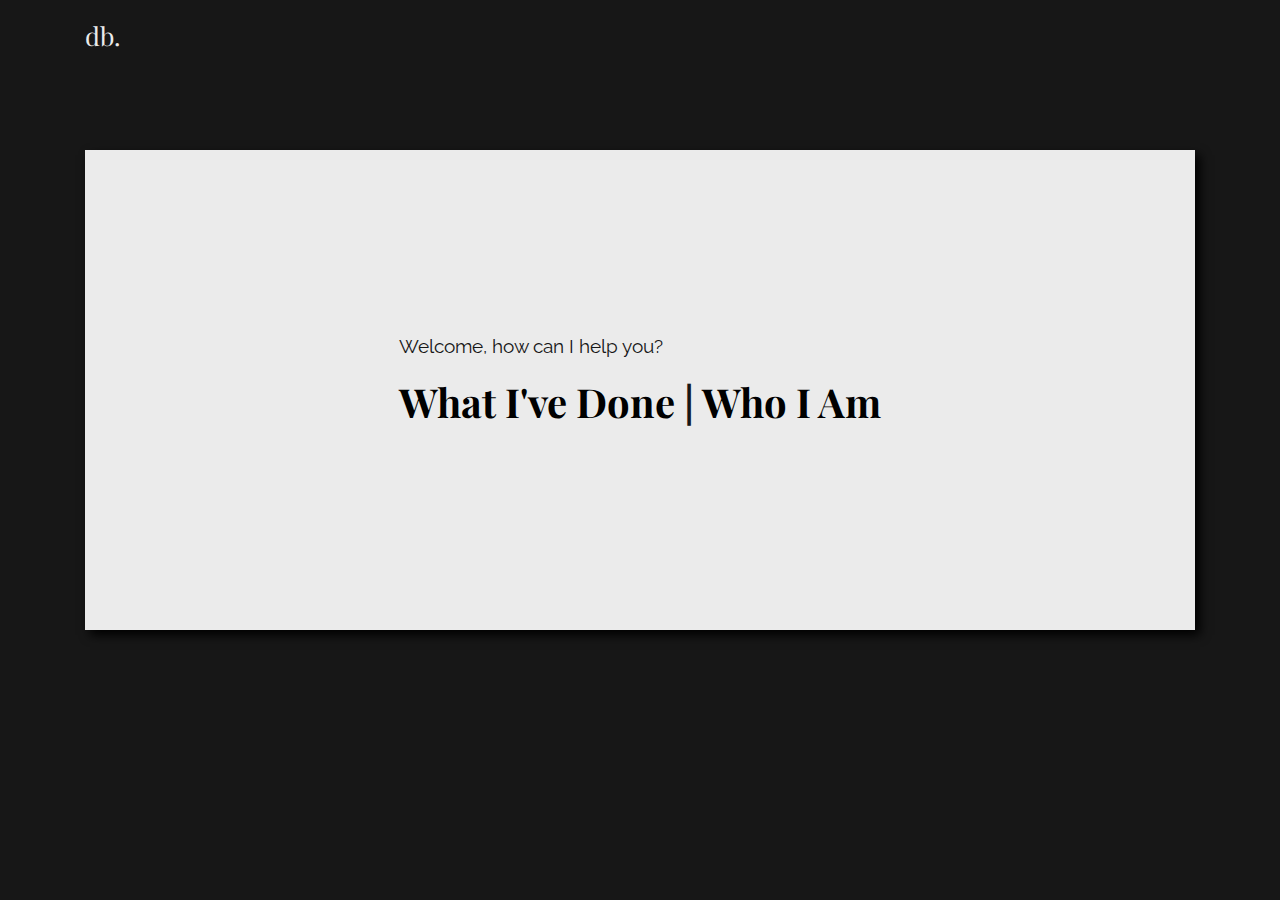
<file: index.html>
<!DOCTYPE html>
<html lang="en">

<head>
  <!-- Meta -->
  <meta charset="utf-8">
  <meta content="width=device-width, initial-scale=1.0" name="viewport">
  <meta name="author" content="Daniel Baek">
  <meta name="description" content="CoffeeChats is a web application that pairs college students to mentors within the consulting industry to help students during the recruitment and career planning process.">
  <meta property="og:image" content="[TAKE SCREENSHOT OF LANDING PAGE]">
  <meta property="og:description" content="CoffeeChats is a web application that pairs college students to mentors within the consulting industry to help students during the recruitment and career planning process.">
  <meta property="og:title" content="CoffeeChats Webapp">
  <link rel="shortcut icon" href="favicon.ico" type="image/x-icon">
  <meta name="keywords" content="ux, ui, front-end, developer, user experience, user research, product management, digital, user interface">
  
  <!-- Stylesheets -->
  <link href="assets/css/custom.css" rel="stylesheet">
  <link href="assets/css/bootstrap.min.css" rel="stylesheet">
  <link rel="preconnect" href="https://fonts.gstatic.com">
  <link href="https://fonts.googleapis.com/css2?family=Playfair+Display:wght@400;700&family=Raleway:ital,wght@0,400;0,700;1,400&family=Space+Mono:wght@400;700&display=swap" rel="stylesheet">
  
  <!-- Title -->
  <title>Home | Daniel J. Baek, UX designer and developer</title>
</head>

<body style="background-color: #171717; color:#EBEBEB;">
  
  <!-- Skip navigation link for keyboard users -->
  <a class="skip-main" href="#main">Skip to main content</a>

  <!-- Header-->
  <header class="header">
    <div class="container">
      <div class="header-logo">
        db.
      </div>
      <div style="display: none;" class="header-nav landing">
        <nav class="nav" aria-label="main">
          <ul role="list">
            <li><a aria-current="true" href="portfolio.html">Portfolio</a></li>
            <li><a href="about.html">About</a></li>
            <!-- <li><a href="mvp.html">MVP</a></li> -->
          </ul>
        </nav>
    </div>
    </div>
  </header>

  <!-- Main content -->
  <main role="main" id="main">
    <div class="container">
      <div class="content">

          <article>

          <div class="row justify-content-center">
              

              <container class="col-lg-12">
                <div class="landing_page">
                  <div>
                    <p>Welcome, how can I help you?</p>                 
                    <h1><a href="portfolio.html">What I've Done</a> | <a href="about.html">Who I Am</a></h1>
                  </div>
                </div>
              </container>
          
          </article>

      </div>
    </div>
  </main>

</body>

<!-- Footer -->
<!-- <footer class="footer" role="contentinfo">
  <h2 class="sr-only">Footer</h2>
  <div class="container">
    <div class="row justify-content-center">
      <div class="col-md-6 col-lg-4">
        <h3>Daniel J. Baek</h3>
          <ul role="list" aria-label="Contact Information">
            <li><a href="mailto:email">Email me</a> at daniel.j.baek5@gmail.com</li>
            <li><a href="https://www.linkedin.com/in/danieljbaek/" target=”_blank”>Connect with me on LinkedIn</a></li>
          </ul>
      </div>
      <div class="col-md-6 offset-lg-1 col-lg-4">
        <h3>Pages</h3>
        <nav aria-label="footer">
          <ul role="list">
            <li><a href="index.html">Home</a></li>
            <li><a href="about.html">About</a></li>
            <li><a href="coffeechats.html">CoffeeChats</a></li>
            <li><a href="inspiration.html">Inspiration</a></li>
            <li><a href="thankyou.html">ThankYou</a></li>
            <li><a href="">GovApp</a></li>
          </ul>
        </nav>
      </div>
    </div>
  </div>
</footer> -->



</html>
</file>
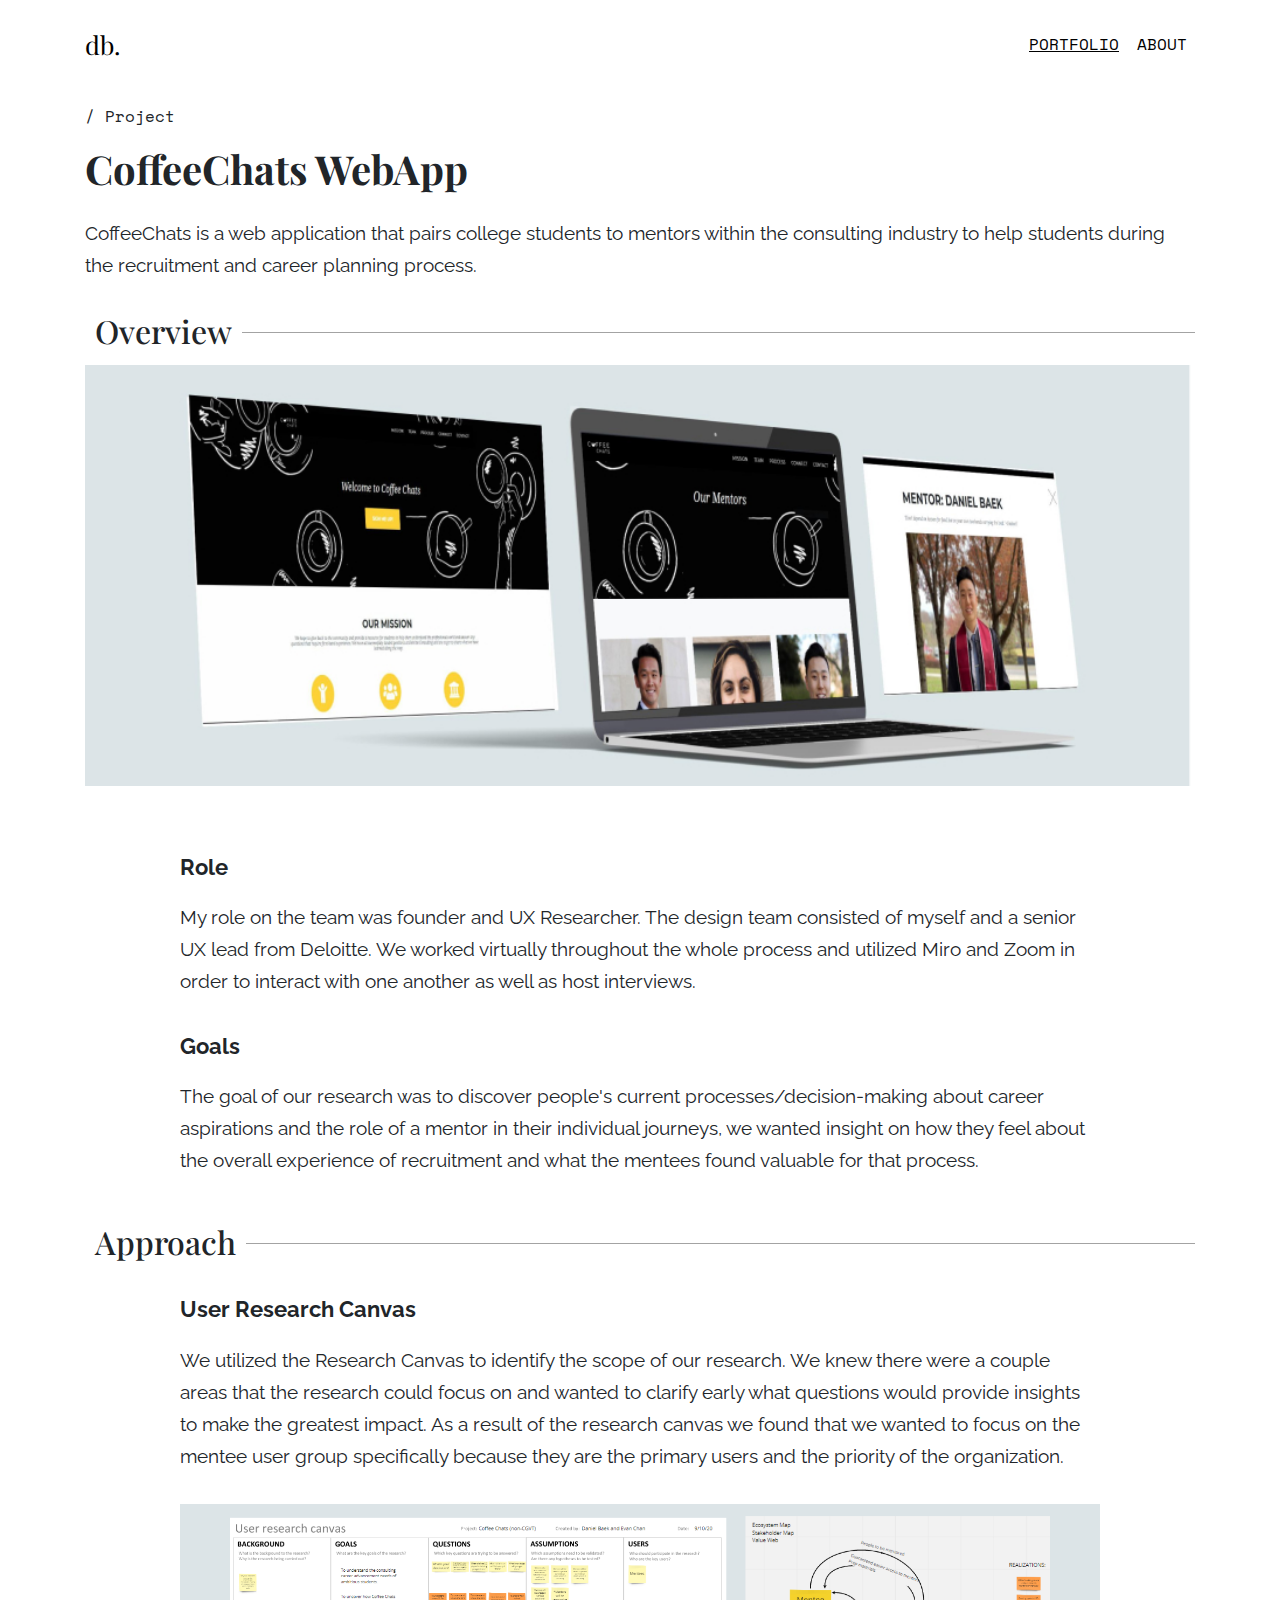
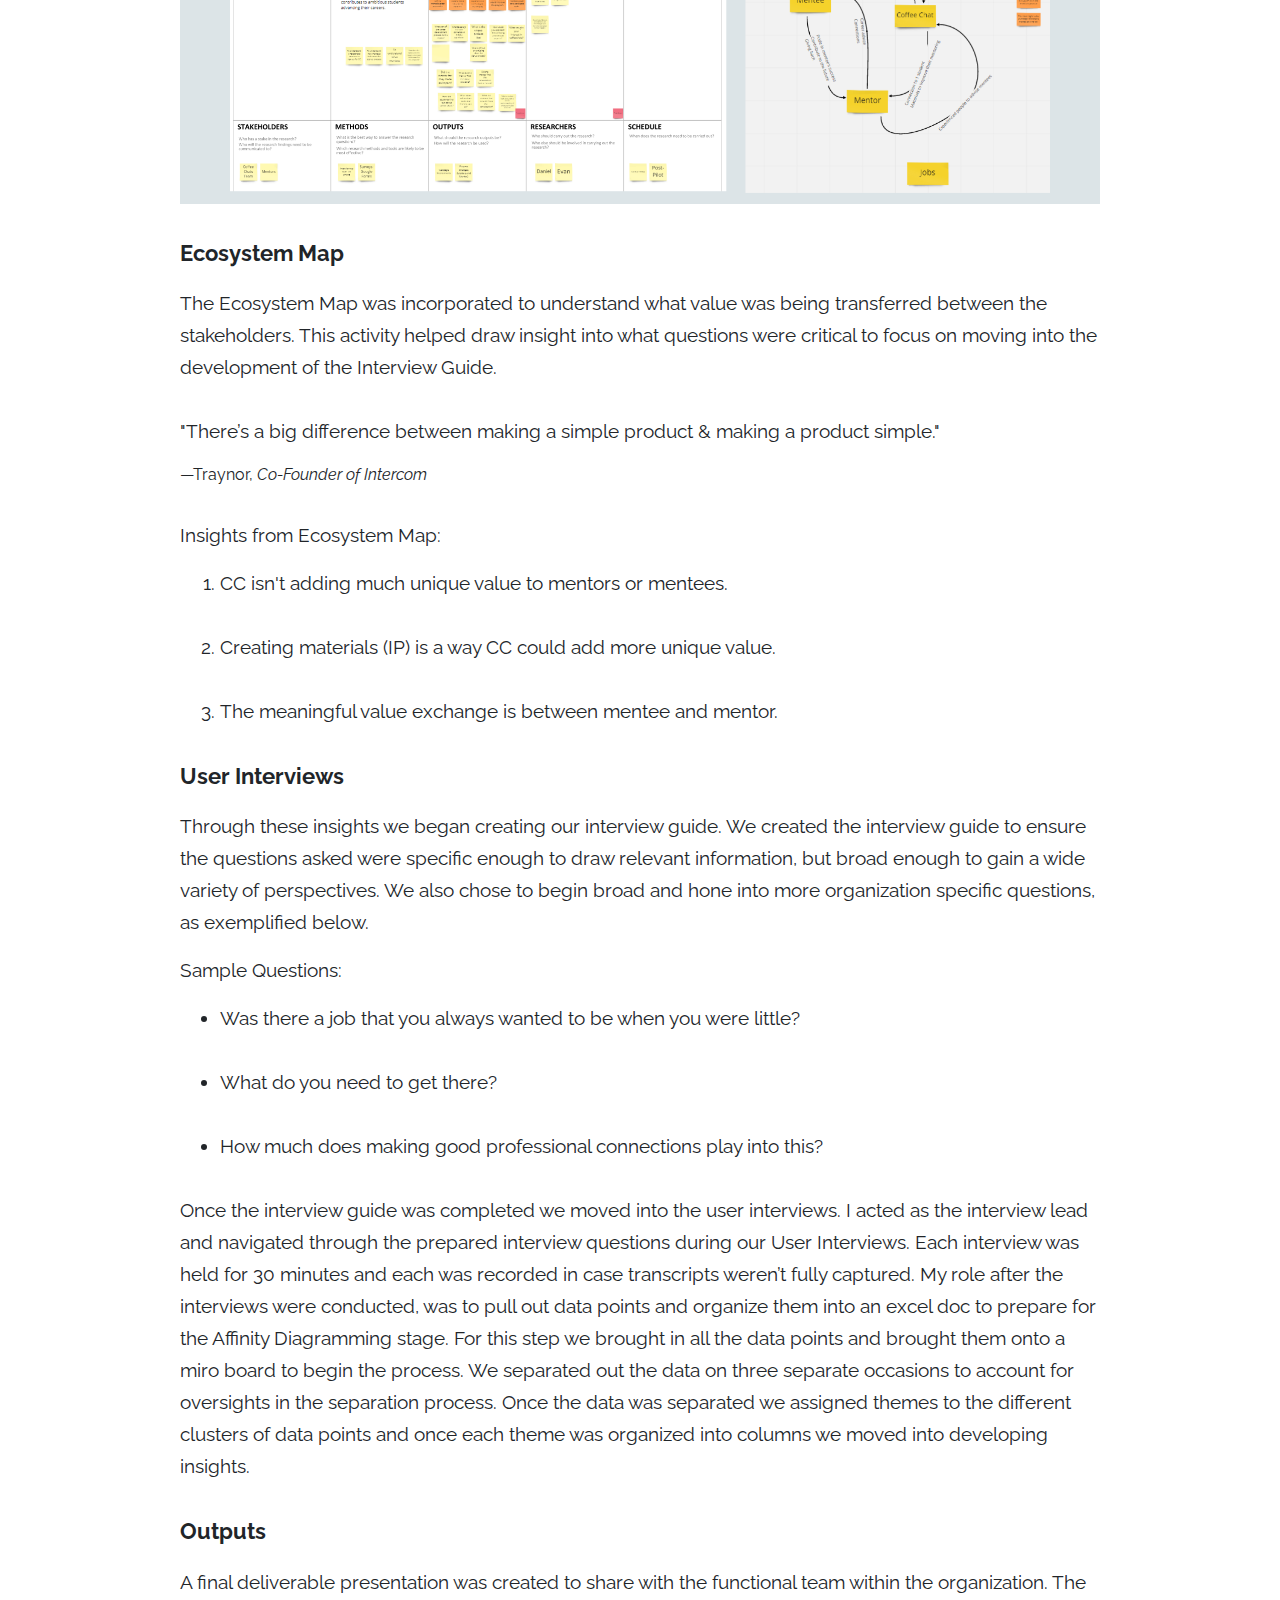
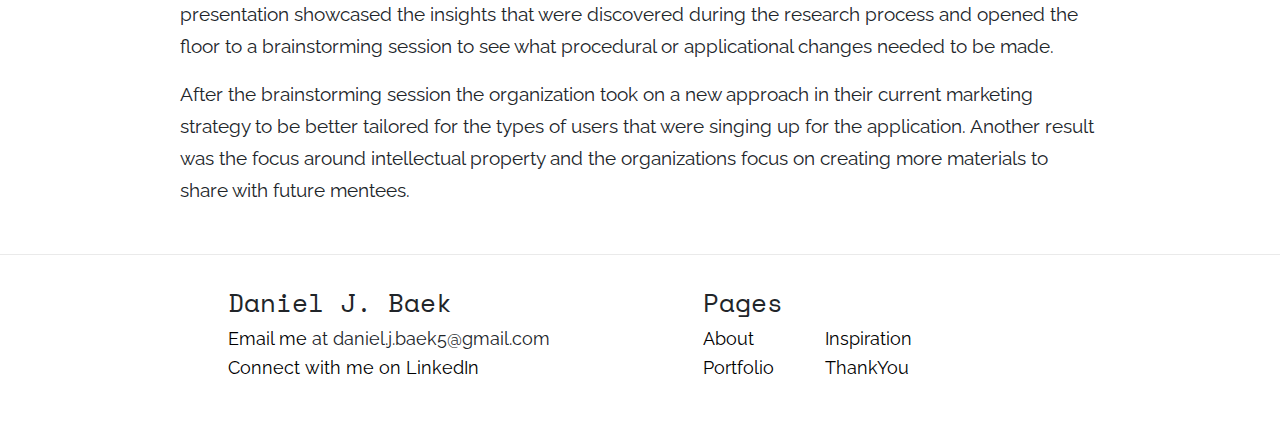
<file: coffeechats.html>
<!DOCTYPE html>
<html lang="en">

<head>
  <!-- Meta -->
  <meta charset="utf-8">
  <meta content="width=device-width, initial-scale=1.0" name="viewport">
  <meta name="author" content="Daniel Baek">
  <meta name="description" content="CoffeeChats is a web application that pairs college students to mentors within the consulting industry to help students during the recruitment and career planning process.">
  <meta property="og:image" content="[TAKE SCREENSHOT OF LANDING PAGE]">
  <meta property="og:description" content="CoffeeChats is a web application that pairs college students to mentors within the consulting industry to help students during the recruitment and career planning process.">
  <meta property="og:title" content="CoffeeChats Webapp">
  <link rel="shortcut icon" href="favicon.ico" type="image/x-icon">
  <meta name="keywords" content="ux, ui, front-end, developer, user experience, user research, product management, digital, user interface">

  <!-- Stylesheets -->
  <link href="assets/css/custom.css" rel="stylesheet">
  <link href="assets/css/bootstrap.min.css" rel="stylesheet">
  <link rel="preconnect" href="https://fonts.gstatic.com">
  <link href="https://fonts.googleapis.com/css2?family=Playfair+Display:wght@400;700&family=Raleway:ital,wght@0,400;0,700;1,400&family=Space+Mono:wght@400;700&display=swap" rel="stylesheet">

  <!-- Title -->
  <title>CoffeeChats Webapp | Daniel J. Baek, UX designer and developer</title>
</head>

<body>

  <!-- Skip navigation link for keyboard users -->
  <a class="skip-main" href="#main">Skip to main content</a>

  <!-- Header-->
  <header class="header">
    <div class="container">
      <div class="header-logo">
        <a href="index.html">db.</a>
      </div>
      <div class="header-nav">
        <nav class="nav" aria-label="main">
          <ul role="list">
            <li><a aria-current="true" href="index.html">Portfolio</a></li>
            <li><a href="about.html">About</a></li>
            <!-- <li><a href="mvp.html">MVP</a></li> -->
          </ul>
        </nav>
    </div>
    </div>
  </header>

  <!-- Main content -->
  <main role="main" id="main">
    <div class="container">
      <div class="content">

          <article>

          <div class="row justify-content-center">
            <div class="col-lg-12">
              <div class="heading">
                <dfn>/ Project</dfn>
                <h1>CoffeeChats WebApp</h1>
                <p>CoffeeChats is a web application that pairs college students to mentors within the consulting industry to help students during the recruitment and career planning process.</p>
              </div>
              <h2><span>Overview</span></h2>
              <figure>
                <img src="assets/images/CC_Laptop.jpg" alt="Image of the CoffeeChats WebApp lading page on laptop screen image.">
              </figure>
            </div>
          </div>

          <div class="row justify-content-center">
            <div class="col-lg-10">
            <h3>Role</h3>
            <p>My role on the team was founder and UX Researcher. The design team consisted of myself and a senior UX lead from Deloitte. We worked virtually throughout the whole process and utilized Miro and Zoom in order to interact with one another as well as host interviews.</p>

            <h3>Goals</h3>
            <p>The goal of our research was to discover people's current processes/decision-making about career aspirations and the role of a mentor in their individual journeys, we wanted insight on how they feel about the overall experience of recruitment and what the mentees found valuable for that process.</p>
            </div>
          </div>

          <div class="row justify-content-center">
            <div class="col-lg-12">
              <h2><span>Approach</span></h2>
            </div>
          </div>

          <div class="row justify-content-center">
            <div class="col-lg-10">

            <h3>User Research Canvas</h3>
            <p>We utilized the Research Canvas to identify the scope of our research. We knew there were a couple areas that the research could focus on and wanted to clarify early what questions would provide insights to make the greatest impact. As a result of the research canvas we found that we wanted to
              focus on the mentee user group specifically because they are the primary users and the priority of the organization.</p>

              <figure>
                <img src="assets/images/CC_UserResearchCanvas.png" alt="Image of the CoffeeChats WebApp lading page on laptop screen image.">
              </figure>


            <h3>Ecosystem Map</h3>
            <p>The Ecosystem Map was incorporated to understand what value was being transferred between the stakeholders. This activity helped draw insight into what questions were critical to focus on moving into the development of the Interview Guide.</p>

            <figure>
              <blockquote cite="https://www.huxley.net/bnw/four.html">
                  <p>"There’s a big difference between making a simple product & making a product simple."</p>
              </blockquote>
              <figcaption>—Traynor, <cite>Co-Founder of Intercom</cite></figcaption>
            </figure>


            <p>Insights from Ecosystem Map:</p>
            <ol>
              <li>CC isn't adding much unique value to mentors or mentees.</li>
              <li>Creating materials (IP) is a way CC could add more unique value.</li>
              <li>The meaningful value exchange is between mentee and mentor.</li>
            </ol>

            <h3>User Interviews</h3>
            <p>Through these insights we began creating our interview guide. We created the interview guide to ensure the questions asked were specific enough to draw relevant information, but broad enough to gain a wide variety of perspectives. We also chose to begin broad and hone into more organization specific questions, as exemplified below.</p>

            <p>Sample Questions:</p>
            <ul>
              <li>Was there a job that you always wanted to be when you were little?</li>
              <li>What do you need to get there?</li>
              <li>How much does making good professional connections play into this?</li>
            </ul>

            <p>Once the interview guide was completed we moved into the user interviews. I acted as the interview lead and navigated through the prepared interview questions during our User Interviews. Each interview was held for 30 minutes and each was recorded in case transcripts weren’t fully captured. My role after the interviews were conducted, was to pull out data points and organize them into an excel doc to prepare for the Affinity Diagramming stage. For this step we brought in all the data points and brought them onto a miro board to begin the process. We separated out the data on three separate occasions to account for oversights in the separation process. Once the data was separated we assigned themes to the different clusters of data points and once each theme was organized into columns we moved into developing insights.</p>

            <h3>Outputs</h3>
            <p>A final deliverable presentation was created to share with the functional team within the organization. The presentation showcased the insights that were discovered during the research process and opened the floor to a brainstorming session to see what procedural or applicational changes needed to be made.</p>
            <p>After the brainstorming session the organization took on a new approach in their current marketing strategy to be better tailored for the types of users that were singing up for the application. Another result was the focus around intellectual property and the organizations focus on creating more materials to share with future mentees.</p>


          </div>
          </div>

          </article>

      </div>
    </div>
  </main>

</body>

<footer class="footer" role="contentinfo">
  <h2 class="sr-only">Footer</h2>
  <div class="container">
    <div class="row justify-content-center">
      <div class="col-md-6 col-lg-4">
        <h3>Daniel J. Baek</h3>
          <ul role="list" aria-label="Contact Information">
            <li><a href="mailto:email">Email me</a> at daniel.j.baek5@gmail.com</li>
            <li><a href="https://www.linkedin.com/in/danieljbaek/" target=”_blank”>Connect with me on LinkedIn</a></li>
          </ul>
      </div>
      <div class="col-md-6 offset-lg-1 col-lg-4">
        <h3>Pages</h3>
        <nav aria-label="footer">
          <ul role="list">
            <li><a href="about.html">About</a></li>
            <li><a href="portfolio.html">Portfolio</a></li>
            <li><a href="inspiration.html">Inspiration</a></li>
            <li><a href="thankyou.html">ThankYou</a></li>
          </ul>
        </nav>
      </div>
    </div>
  </div>
</footer>


</html>
</file>
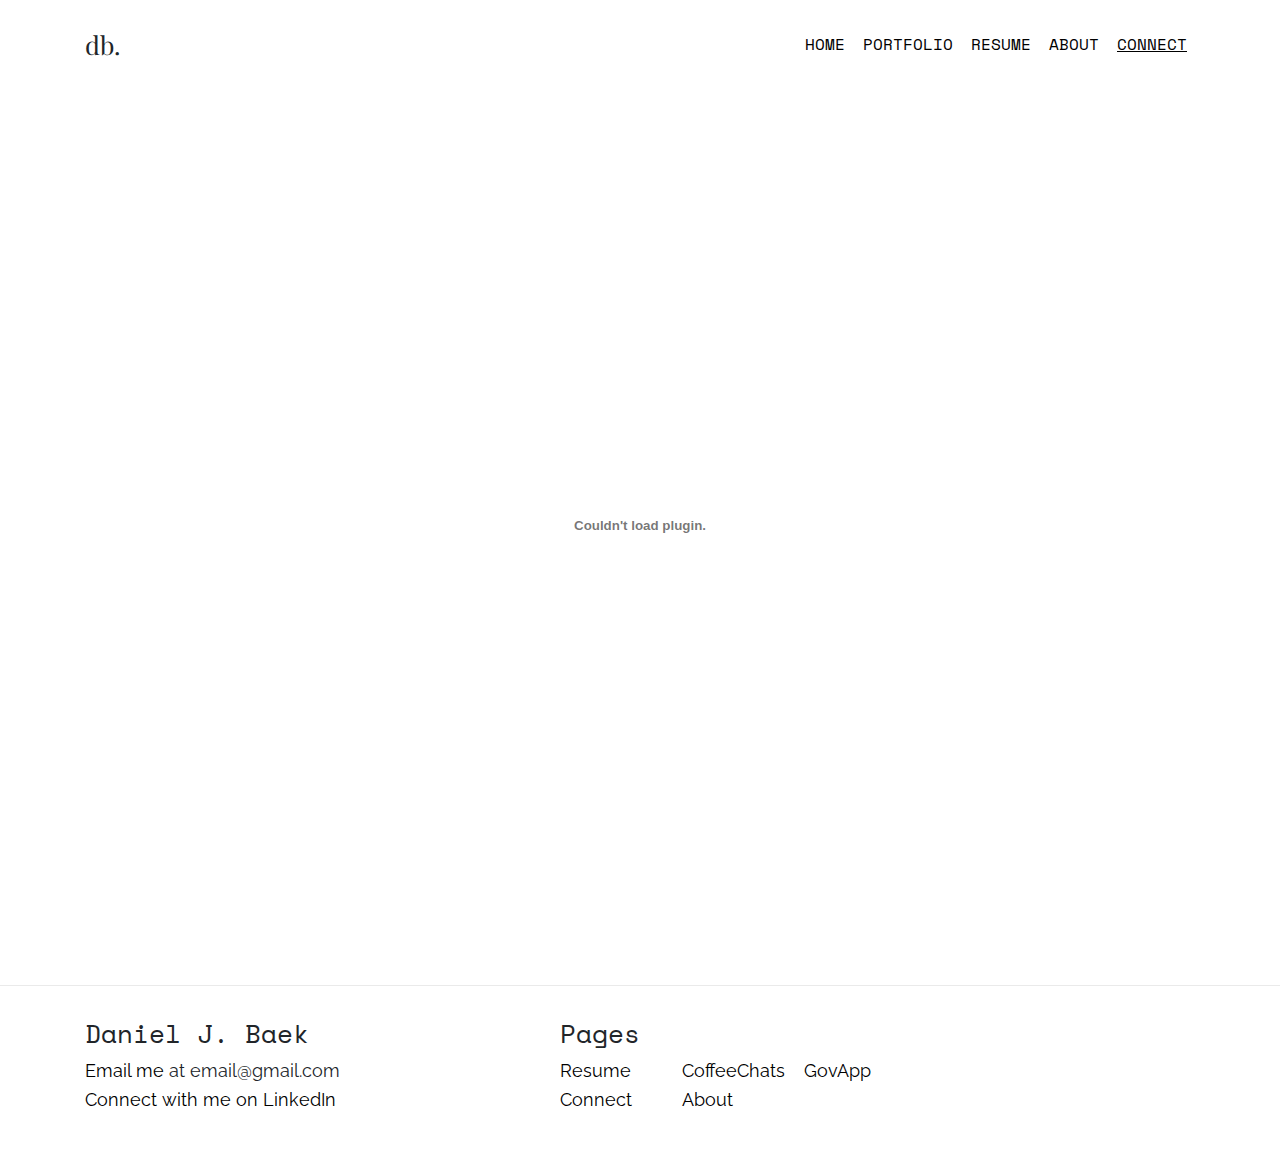
<file: connect.html>
<!DOCTYPE html>
<html lang="en">

<head>
  <!-- Meta -->
  <meta charset="utf-8">
  <meta content="width=device-width, initial-scale=1.0" name="viewport">
  <meta name="author" content="Daniel Baek">
  <meta name="description" content="CoffeeChats is a web application that pairs college students to mentors within the consulting industry to help students during the recruitment and career planning process.">
  <meta property="og:image" content="[TAKE SCREENSHOT OF LANDING PAGE]">
  <meta property="og:description" content="CoffeeChats is a web application that pairs college students to mentors within the consulting industry to help students during the recruitment and career planning process.">
  <meta property="og:title" content="CoffeeChats Webapp">
  <link rel="shortcut icon" href="favicon.ico" type="image/x-icon">
  <meta name="keywords" content="ux, ui, front-end, developer, user experience, user research, product management, digital, user interface">
  
  <!-- Stylesheets -->
  <link href="assets/css/custom.css" rel="stylesheet">
  <link href="assets/css/bootstrap.min.css" rel="stylesheet">
  <link rel="preconnect" href="https://fonts.gstatic.com">
  <link href="https://fonts.googleapis.com/css2?family=Playfair+Display:wght@400;700&family=Raleway:ital,wght@0,400;0,700;1,400&family=Space+Mono:wght@400;700&display=swap" rel="stylesheet">
  
  <!-- Title -->
  <title>Resume | Daniel J. Baek, UX designer and developer</title>
</head>

<body>
  
  <!-- Skip navigation link for keyboard users -->
  <a class="skip-main" href="#main">Skip to main content</a>

  <!-- Header-->
  <header class="header">
    <div class="container">
      <div class="header-logo">
        db.
      </div>
      <div class="header-nav">
        <nav class="nav" aria-label="main">
          <ul role="list">
            <li><a href="index.html">Home</a></li>
            <li><a href="portfolio.html">Portfolio</a></li>
            <li><a href="resume.html">Resume</a></li>
            <li><a href="about.html">About</a></li>
            <li><a aria-current="true" href="connect.html">Connect</a></li>
          </ul>
        </nav>
    </div>
    </div>
  </header>

  <!-- Main content -->
  <main role="main" id="main">
    <div class="container">
      <div class="content">
        <object>
          <embed src="assets/Daniel_Baek_Resume_19-20.pdf" width="100%" height="842px" />
        </object>
      </div>
    </div>
  </main>

</body>

<!-- Footer -->
<footer class="footer" role="contentinfo">
  <h2 class="sr-only">Footer</h2>
  <div class="container">
    <div class="row">
      <div class="col-md-6 col-lg-4">
        <h3>Daniel J. Baek</h3>
          <ul role="list" aria-label="Contact Information">
            <li><a href="mailto:email">Email me</a> at email@gmail.com</li>
            <li><a href="linkedin.html">Connect with me on LinkedIn</a></li>
          </ul>
      </div>
      <div class="col-md-6 offset-lg-1 col-lg-4">
        <h3>Pages</h3>
        <nav aria-label="footer">
          <ul role="list">
            <li><a href="resume.html">Resume</a></li>
            <li><a href="connect.html">Connect</a></li>
            <li><a href="">CoffeeChats</a></li>
            <li><a href="about.html">About</a></li>
            <li><a href="">GovApp</a></li>
          </ul>
        </nav>
      </div>
    </div>
  </div>
</footer>


</html>
</file>
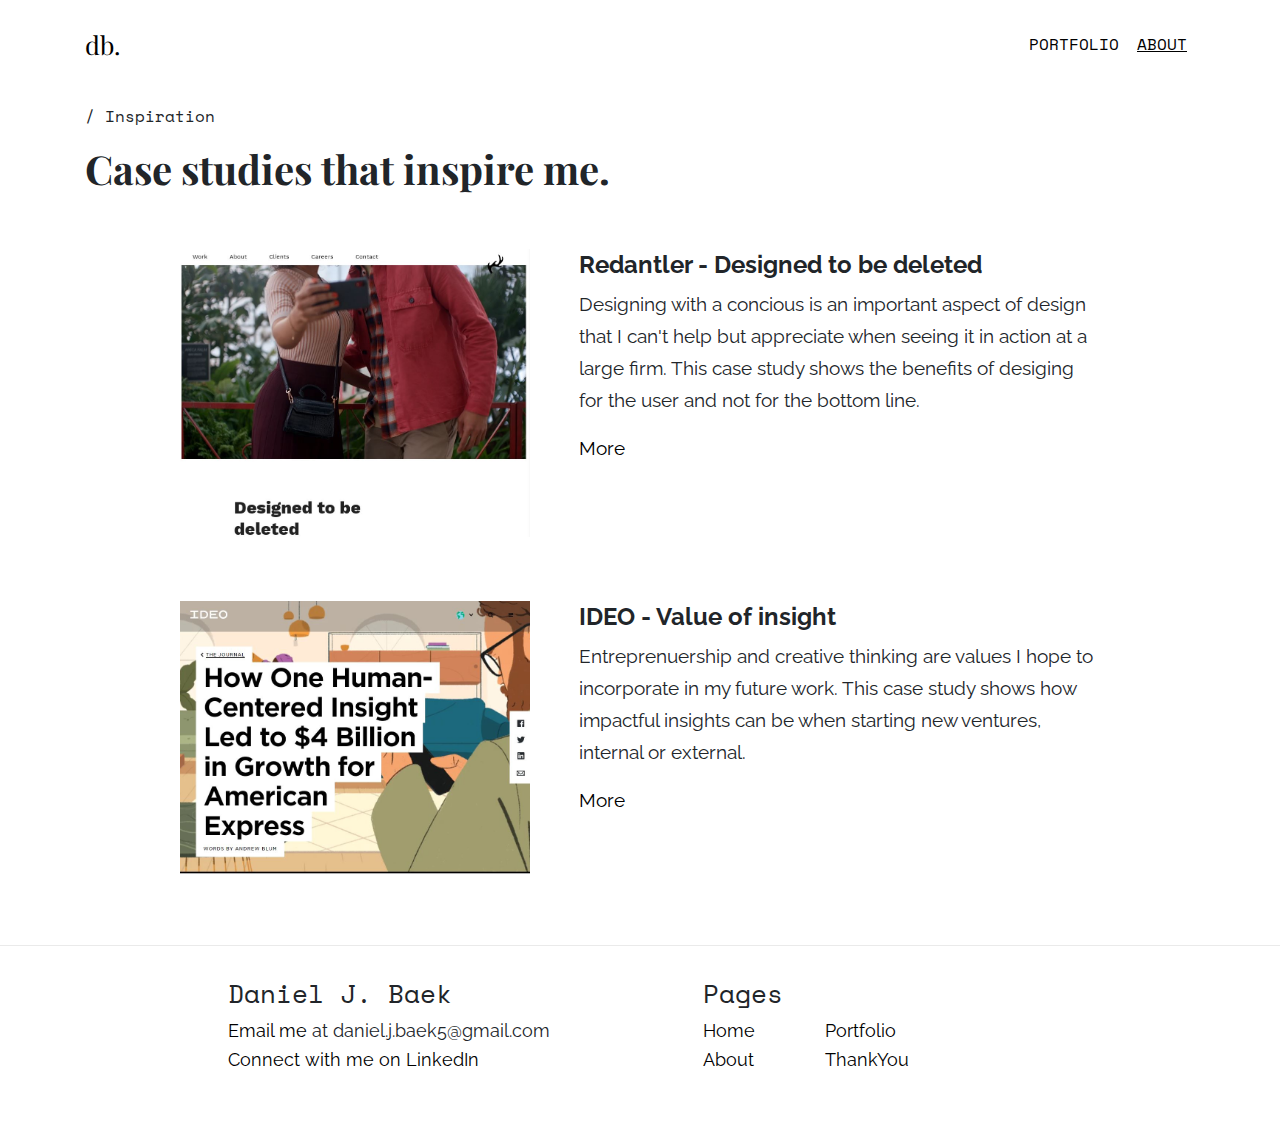
<file: inspiration.html>
<!DOCTYPE html>
<html lang="en">

<head>
  <!-- Meta -->
  <meta charset="utf-8">
  <meta content="width=device-width, initial-scale=1.0" name="viewport">
  <meta name="author" content="Daniel Baek">
  <meta name="description" content="CoffeeChats is a web application that pairs college students to mentors within the consulting industry to help students during the recruitment and career planning process.">
  <meta property="og:image" content="[TAKE SCREENSHOT OF LANDING PAGE]">
  <meta property="og:description" content="CoffeeChats is a web application that pairs college students to mentors within the consulting industry to help students during the recruitment and career planning process.">
  <meta property="og:title" content="CoffeeChats Webapp">
  <link rel="shortcut icon" href="favicon.ico" type="image/x-icon">
  <meta name="keywords" content="ux, ui, front-end, developer, user experience, user research, product management, digital, user interface">

  <!-- Stylesheets -->
  <link href="assets/css/custom.css" rel="stylesheet">
  <link href="assets/css/bootstrap.min.css" rel="stylesheet">
  <link rel="preconnect" href="https://fonts.gstatic.com">
  <link href="https://fonts.googleapis.com/css2?family=Playfair+Display:wght@400;700&family=Raleway:ital,wght@0,400;0,700;1,400&family=Space+Mono:wght@400;700&display=swap" rel="stylesheet">

  <!-- Title -->
  <title>Inspiration | Daniel J. Baek, UX designer and developer</title>
</head>

<body>

  <!-- Skip navigation link for keyboard users -->
  <a class="skip-main" href="#main">Skip to main content</a>

  <!-- Header-->
  <header class="header">
    <div class="container">
      <div class="header-logo">
        <a href="index.html">db.</a>
      </div>
      <div class="header-nav">
        <nav class="nav" aria-label="main">
          <ul role="list">
            <li><a href="portfolio.html">Portfolio</a></li>
            <li><a aria-current="true" href="about.html">About</a></li>
            <!-- <li><a href="mvp.html">MVP</a></li> -->
          </ul>
        </nav>
    </div>
    </div>
  </header>

  <!-- Main content -->
  <main role="main" id="main">
    <div class="container">
      <div class="content">
        <article>

          <div class="row justify-content-center">
            <div class="col-lg-12">
              <div class="heading">
                <dfn>/ Inspiration</dfn>
                <h1>Case studies that inspire me.</h1>
              </div>
            </div>
          </div>



          <!-- Josh Kim -->
          <div class="row justify-content-center">
            <figure class="col-lg-4">
              <img src="assets\images\redantler_case_hinge.JPG" alt="Image redantler case study">
            </figure>

          <div class="col-lg-6" id="mvp_text">
            <h4><strong>Redantler - Designed to be deleted</strong></h4>
            <p>Designing with a concious is an important aspect of design that I can't help but appreciate when seeing it in action at a large firm. This case study shows the benefits of desiging for the user and not for the bottom line.</p>
            <p><a href="https://redantler.com/work/case-study/hinge-campaign">More</a></p>
          </div>
        </div>

           <!-- Josh Kim -->
           <div class="row justify-content-center">
            <figure class="col-lg-4">
              <img src="assets\images\ideo_case_amex.JPG" alt="Image of ideo case study">
            </figure>

            <div class="col-lg-6" id="mvp_text">
              <h4><strong>IDEO - Value of insight</strong></h4>
              <p>Entreprenuership and creative thinking are values I hope to incorporate in my future work. This case study shows how impactful insights can be when starting new ventures, internal or external.</p>
              <p><a href="https://www.ideo.com/journal/how-one-human-centered-insight-led-to-4-billion-in-growth-for-american-express">More</a></p>
            </div>
        </div>

          </article>
      </div>
    </div>
  </main>

</body>

<!-- Footer -->
<footer class="footer" role="contentinfo">
  <h2 class="sr-only">Footer</h2>
  <div class="container">
    <div class="row justify-content-center">
      <div class="col-md-6 col-lg-4">
        <h3>Daniel J. Baek</h3>
          <ul role="list" aria-label="Contact Information">
            <li><a href="mailto:email">Email me</a> at daniel.j.baek5@gmail.com</li>
            <li><a href="https://www.linkedin.com/in/danieljbaek/" target=”_blank”>Connect with me on LinkedIn</a></li>
          </ul>
      </div>
      <div class="col-md-6 offset-lg-1 col-lg-4">
        <h3>Pages</h3>
        <nav aria-label="footer">
          <ul role="list">
            <li><a href="index.html">Home</a></li>
            <li><a href="about.html">About</a></li>
            <li><a href="portfolio.html">Portfolio</a></li>
            <li><a href="thankyou.html">ThankYou</a></li>
          </ul>
        </nav>
      </div>
    </div>
  </div>
</footer>


</html>
</file>
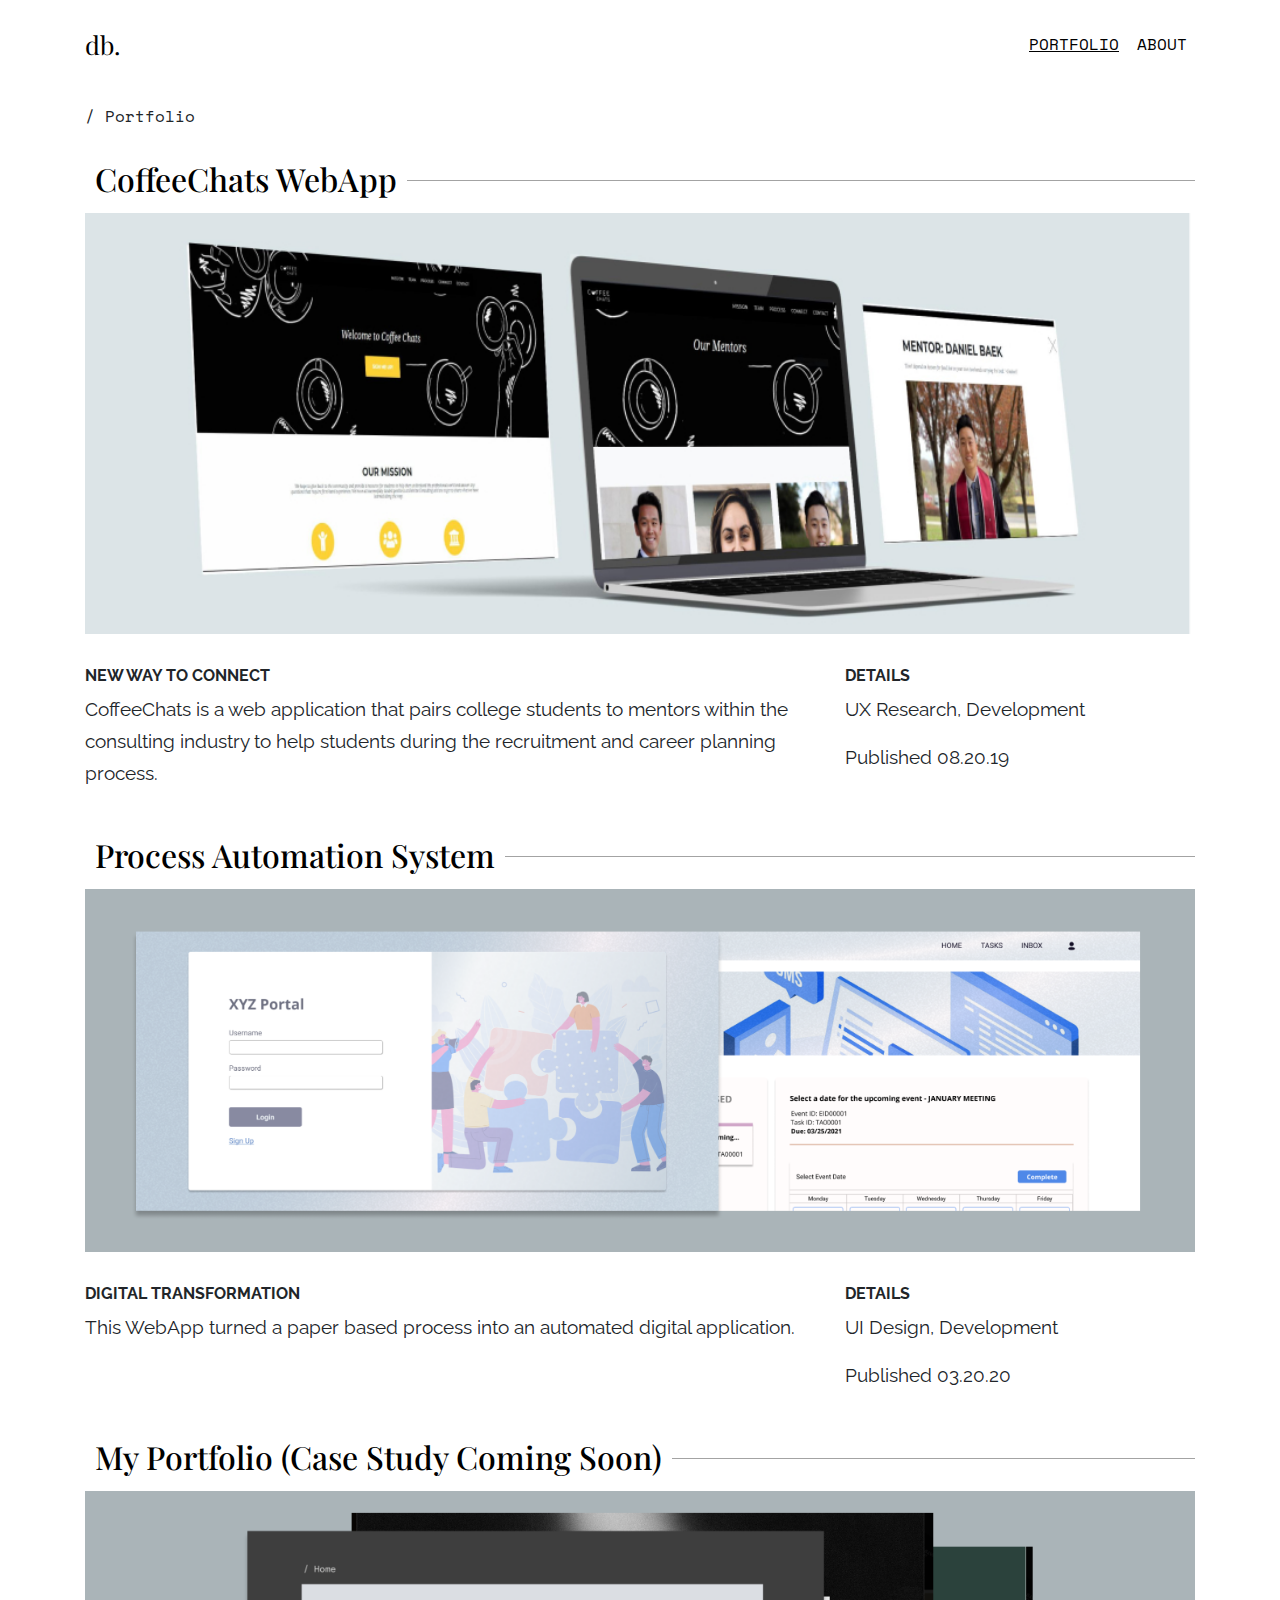
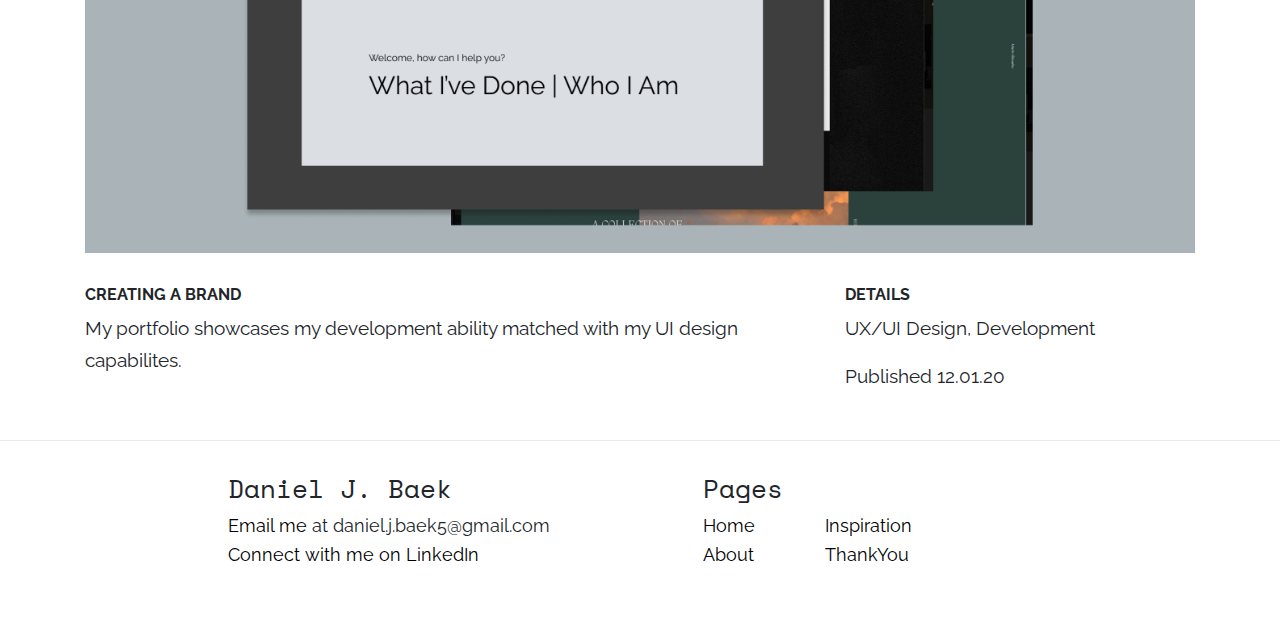
<file: portfolio.html>
<!DOCTYPE html>
<html lang="en">

<head>
  <!-- Meta -->
  <meta charset="utf-8">
  <meta content="width=device-width, initial-scale=1.0" name="viewport">
  <meta name="author" content="Daniel Baek">
  <meta name="description" content="CoffeeChats is a web application that pairs college students to mentors within the consulting industry to help students during the recruitment and career planning process.">
  <meta property="og:image" content="[TAKE SCREENSHOT OF LANDING PAGE]">
  <meta property="og:description" content="CoffeeChats is a web application that pairs college students to mentors within the consulting industry to help students during the recruitment and career planning process.">
  <meta property="og:title" content="CoffeeChats Webapp">
  <link rel="shortcut icon" href="favicon.ico" type="image/x-icon">
  <meta name="keywords" content="ux, ui, front-end, developer, user experience, user research, product management, digital, user interface">

  <!-- Stylesheets -->
  <link href="assets/css/custom.css" rel="stylesheet">
  <link href="assets/css/bootstrap.min.css" rel="stylesheet">
  <link rel="preconnect" href="https://fonts.gstatic.com">
  <link href="https://fonts.googleapis.com/css2?family=Playfair+Display:wght@400;700&family=Raleway:ital,wght@0,400;0,700;1,400&family=Space+Mono:wght@400;700&display=swap" rel="stylesheet">

  <!-- Title -->
  <title>Portfolio | Daniel J. Baek, UX designer and developer</title>
</head>

<body>

  <!-- Skip navigation link for keyboard users -->
  <a class="skip-main" href="#main">Skip to main content</a>

  <!-- Header-->
  <header class="header">
    <div class="container">
      <div class="header-logo">
        <a href="index.html">db.</a>
      </div>
      <div class="header-nav">
        <nav class="nav" aria-label="main">
          <ul role="list">
            <li><a aria-current="true" href="portfolio.html">Portfolio</a></li>
            <li><a href="about.html">About</a></li>
            <!-- <li><a href="mvp.html">MVP</a></li> -->
          </ul>
        </nav>
    </div>
    </div>
  </header>

  <!-- Main content -->
  <main role="main" id="main">
    <div class="container">
      <div class="content">

          <article>

          <div class="row justify-content-center">
            <div class="col-lg-12">
              <div class="heading">
                <dfn>/ Portfolio</dfn>
              </div>

          <!-- CoffeeChats WebApp -->
              <a href="coffeechats.html">
                <h2><span>CoffeeChats WebApp</span></h2>
                <figure>
                  <img src="assets/images/CC_Laptop.jpg" alt="Image of the CoffeeChats WebApp lading page on laptop screen image.">
                </figure>
              </a>
            </div>
          </div>

          <div class="row justify-content-center">
            <div class="col-lg-8">
              <h6><strong>NEW WAY TO CONNECT</strong></h6>
              <p>CoffeeChats is a web application that pairs college students to mentors within the consulting industry to help students during the recruitment and career planning process.</p>
            </div>

            <div class="col-lg-4">
              <h6><strong>DETAILS</strong></h6>
              <p>UX Research, Development</p>
              <p>Published 08.20.19</p>
            </div>
          </div>

          <!-- GOV WebApp | Process Automation-->
          <div class="row justify-content-center">
            <div class="col-lg-12">
              <a href="process_automation.html">
                <h2><span>Process Automation System</span></h2>
                <figure>
                  <img src="assets/images/pa_cover.png" alt="Image of login and task screen of refreshed UI for process automation application.">
                </figure>
              </a>
            </div>
          </div>

          <div class="row justify-content-center">
            <div class="col-lg-8">
              <h6><strong>DIGITAL TRANSFORMATION</strong></h6>
              <p>This WebApp turned a paper based process into an automated digital application.</p>
            </div>

            <div class="col-lg-4">
              <h6><strong>DETAILS</strong></h6>
              <p>UI Design, Development</p>
              <p>Published 03.20.20</p>
            </div>
          </div>

          <!-- GOV WebApp | Connection Navigator -->
          <!-- <div class="row justify-content-center">
            <div class="col-lg-12">
              <a href="coffeechats.html">
                <h2><span>Connection Web</span></h2>
                <figure>
                  <img src="assets/images/GWA_Port.png" alt="Image of the CoffeeChats WebApp lading page on laptop screen image.">
                </figure>
              </a>
            </div>
          </div>

          <div class="row justify-content-center">
            <div class="col-lg-8">
              <h6><strong>NETWORK ASSESSMENT</strong></h6>
              <p>This WebApp digests a directory of over 1,000 users and creates a three-dimensional web to showcase linkages between users in order to assess the degree of connection.</p>
            </div>

            <div class="col-lg-4">
              <h6><strong>DETAILS</strong></h6>
              <p>UI Design, Development</p>
              <p>Published 03.20.20</p>
            </div>
          </div> -->

          <!-- Portfolio -->
          <div class="row justify-content-center">
            <div class="col-lg-12">
              <a>
                <!-- href="coffeechats.html"> -->
                <h2><span>My Portfolio (Case Study Coming Soon)</span></h2>
                <figure>
                  <img src="assets/images/Portfolio_Port.png" alt="Image of the CoffeeChats WebApp lading page on laptop screen image.">
                </figure>
              </a>
            </div>
          </div>

          <div class="row justify-content-center">
            <div class="col-lg-8">
              <h6><strong>CREATING A BRAND</strong></h6>
              <p>My portfolio showcases my development ability matched with my UI design capabilites.</p>
            </div>

            <div class="col-lg-4">
              <h6><strong>DETAILS</strong></h6>
              <p>UX/UI Design, Development</p>
              <p>Published 12.01.20</p>
            </div>
          </div>

          </article>

      </div>
    </div>
  </main>

</body>

<!-- Footer -->
<footer class="footer" role="contentinfo">
  <h2 class="sr-only">Footer</h2>
  <div class="container">
    <div class="row justify-content-center">
      <div class="col-md-6 col-lg-4">
        <h3>Daniel J. Baek</h3>
          <ul role="list" aria-label="Contact Information">
            <li><a href="mailto:email">Email me</a> at daniel.j.baek5@gmail.com</li>
            <li><a href="https://www.linkedin.com/in/danieljbaek/" target=”_blank”>Connect with me on LinkedIn</a></li>
          </ul>
      </div>
      <div class="col-md-6 offset-lg-1 col-lg-4">
        <h3>Pages</h3>
        <nav aria-label="footer">
          <ul role="list">
            <li><a href="index.html">Home</a></li>
            <li><a href="about.html">About</a></li>
            <li><a href="inspiration.html">Inspiration</a></li>
            <li><a href="thankyou.html">ThankYou</a></li>
          </ul>
        </nav>
      </div>
    </div>
  </div>
</footer>


</html>
</file>
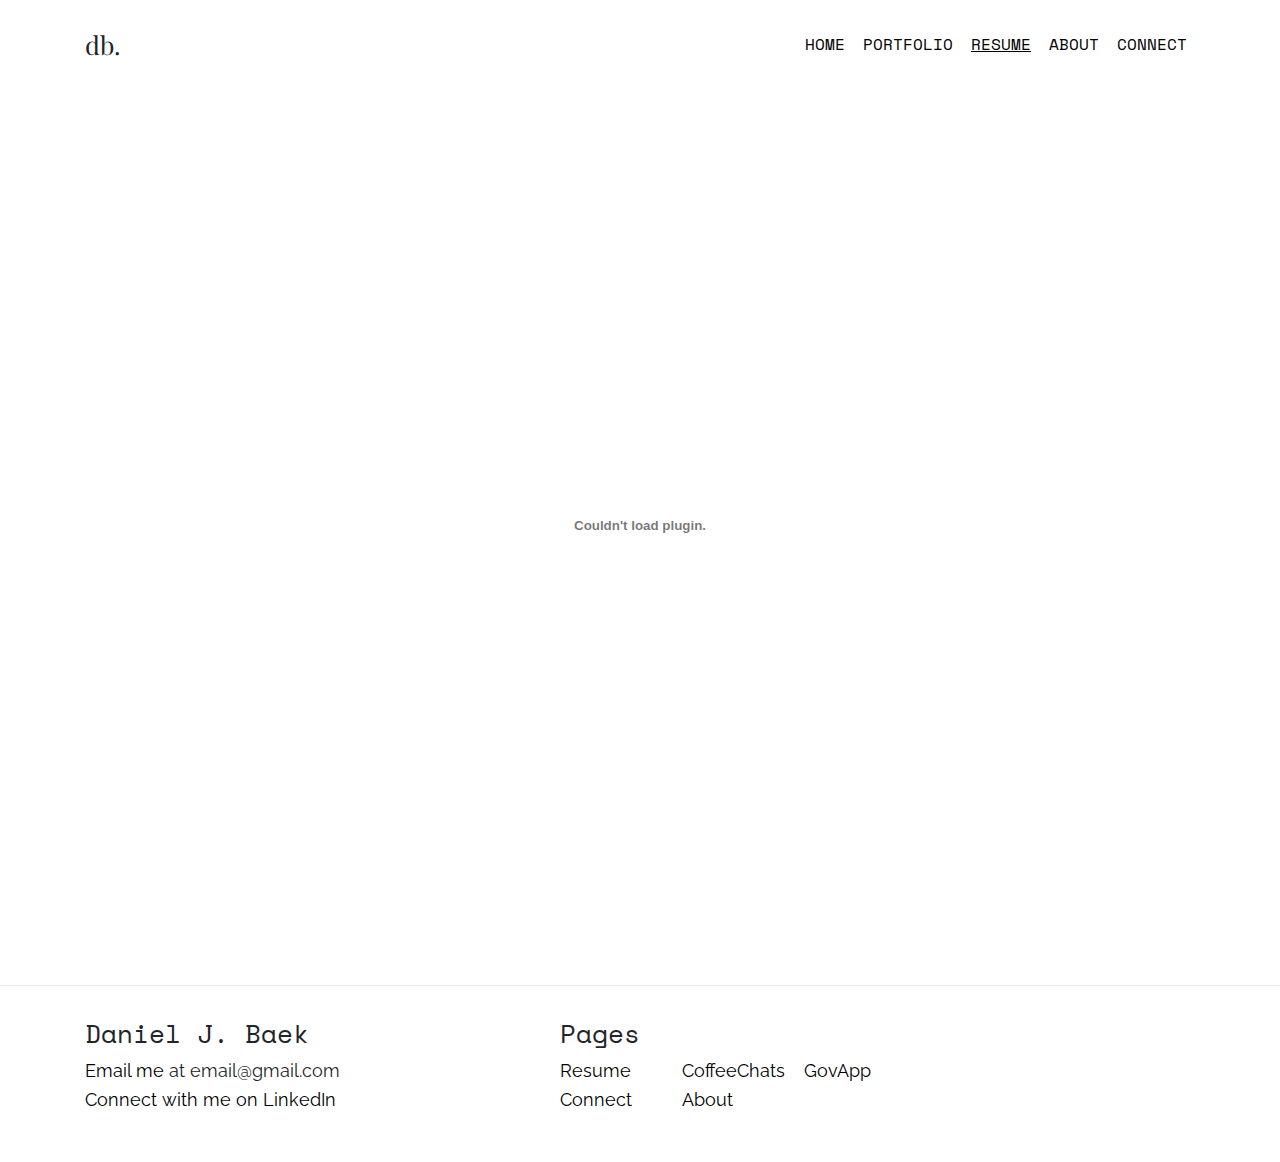
<file: resume.html>
<!DOCTYPE html>
<html lang="en">

<head>
  <!-- Meta -->
  <meta charset="utf-8">
  <meta content="width=device-width, initial-scale=1.0" name="viewport">
  <meta name="author" content="Daniel Baek">
  <meta name="description" content="CoffeeChats is a web application that pairs college students to mentors within the consulting industry to help students during the recruitment and career planning process.">
  <meta property="og:image" content="[TAKE SCREENSHOT OF LANDING PAGE]">
  <meta property="og:description" content="CoffeeChats is a web application that pairs college students to mentors within the consulting industry to help students during the recruitment and career planning process.">
  <meta property="og:title" content="CoffeeChats Webapp">
  <link rel="shortcut icon" href="favicon.ico" type="image/x-icon">
  <meta name="keywords" content="ux, ui, front-end, developer, user experience, user research, product management, digital, user interface">
  
  <!-- Stylesheets -->
  <link href="assets/css/custom.css" rel="stylesheet">
  <link href="assets/css/bootstrap.min.css" rel="stylesheet">
  <link rel="preconnect" href="https://fonts.gstatic.com">
  <link href="https://fonts.googleapis.com/css2?family=Playfair+Display:wght@400;700&family=Raleway:ital,wght@0,400;0,700;1,400&family=Space+Mono:wght@400;700&display=swap" rel="stylesheet">
  
  <!-- Title -->
  <title>Resume | Daniel J. Baek, UX designer and developer</title>
</head>

<body>
  
  <!-- Skip navigation link for keyboard users -->
  <a class="skip-main" href="#main">Skip to main content</a>

  <!-- Header-->
  <header class="header">
    <div class="container">
      <div class="header-logo">
        db.
      </div>
      <div class="header-nav">
        <nav class="nav" aria-label="main">
          <ul role="list">
            <li><a href="index.html">Home</a></li>
            <li><a href="portfolio.html">Portfolio</a></li>
            <li><a aria-current="true" href="resume.html">Resume</a></li>
            <li><a href="about.html">About</a></li>
            <li><a href="connect.html">Connect</a></li>
          </ul>
        </nav>
    </div>
    </div>
  </header>

  <!-- Main content -->
  <main role="main" id="main">
    <div class="container">
      <div class="content">
        <object>
          <embed src="assets/Daniel_Baek_Resume_19-20.pdf" width="100%" height="842px" />
        </object>
      </div>
    </div>
  </main>

</body>

<!-- Footer -->
<footer class="footer" role="contentinfo">
  <h2 class="sr-only">Footer</h2>
  <div class="container">
    <div class="row">
      <div class="col-md-6 col-lg-4">
        <h3>Daniel J. Baek</h3>
          <ul role="list" aria-label="Contact Information">
            <li><a href="mailto:email">Email me</a> at email@gmail.com</li>
            <li><a href="linkedin.html">Connect with me on LinkedIn</a></li>
          </ul>
      </div>
      <div class="col-md-6 offset-lg-1 col-lg-4">
        <h3>Pages</h3>
        <nav aria-label="footer">
          <ul role="list">
            <li><a href="resume.html">Resume</a></li>
            <li><a href="connect.html">Connect</a></li>
            <li><a href="">CoffeeChats</a></li>
            <li><a href="about.html">About</a></li>
            <li><a href="">GovApp</a></li>
          </ul>
        </nav>
      </div>
    </div>
  </div>
</footer>


</html>
</file>
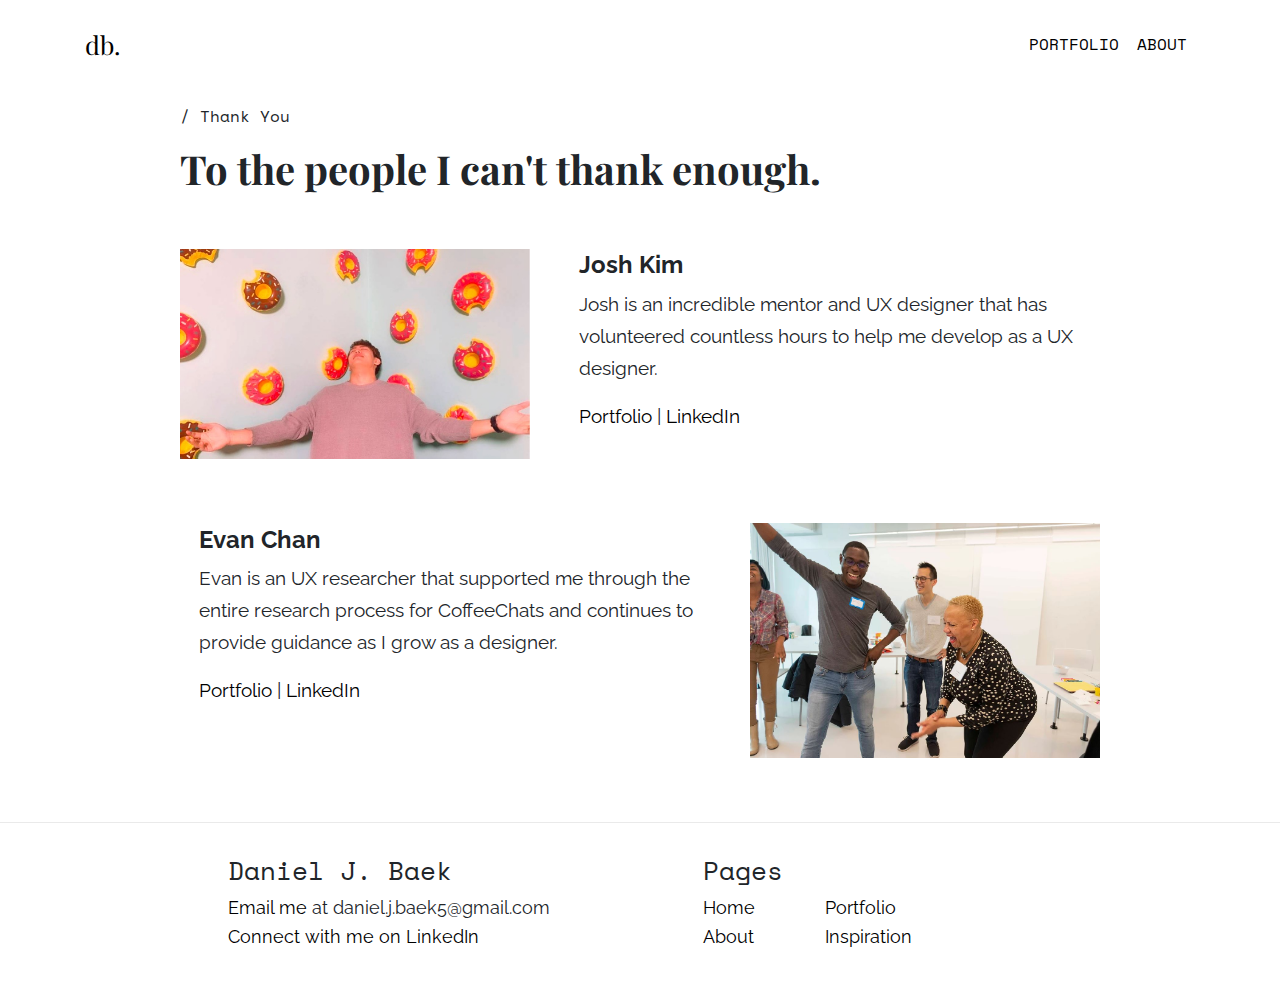
<file: thankyou.html>
<!DOCTYPE html>
<html lang="en">

<head>
  <!-- Meta -->
  <meta charset="utf-8">
  <meta content="width=device-width, initial-scale=1.0" name="viewport">
  <meta name="author" content="Daniel Baek">
  <meta name="description" content="CoffeeChats is a web application that pairs college students to mentors within the consulting industry to help students during the recruitment and career planning process.">
  <meta property="og:image" content="[TAKE SCREENSHOT OF LANDING PAGE]">
  <meta property="og:description" content="CoffeeChats is a web application that pairs college students to mentors within the consulting industry to help students during the recruitment and career planning process.">
  <meta property="og:title" content="CoffeeChats Webapp">
  <link rel="shortcut icon" href="favicon.ico" type="image/x-icon">
  <meta name="keywords" content="ux, ui, front-end, developer, user experience, user research, product management, digital, user interface">

  <!-- Stylesheets -->
  <link href="assets/css/custom.css" rel="stylesheet">
  <link href="assets/css/bootstrap.min.css" rel="stylesheet">
  <link rel="preconnect" href="https://fonts.gstatic.com">
  <link href="https://fonts.googleapis.com/css2?family=Playfair+Display:wght@400;700&family=Raleway:ital,wght@0,400;0,700;1,400&family=Space+Mono:wght@400;700&display=swap" rel="stylesheet">

  <!-- Title -->
  <title>Thank You | Daniel J. Baek, UX designer and developer</title>
</head>

<body>

  <!-- Skip navigation link for keyboard users -->
  <a class="skip-main" href="#main">Skip to main content</a>

  <!-- Header-->
  <header class="header">
    <div class="container">
      <div class="header-logo">
        <a href="index.html">db.</a>
      </div>
      <div class="header-nav">
        <nav class="nav" aria-label="main">
          <ul role="list">
            <li><a href="portfolio.html">Portfolio</a></li>
            <li><a href="about.html">About</a></li>
          </ul>
        </nav>
    </div>
    </div>
  </header>

  <!-- Main content -->
  <main role="main" id="main">
    <div class="container">
      <div class="content">

          <article>

          <div class="row justify-content-center">
            <div class="col-lg-10">
              <div class="heading">
                <dfn>/ Thank You</dfn>
                <h1>To the people I can't thank enough.</h1>
              </div>
            </div>
          </div>


          <!-- Josh Kim -->
          <div class="row justify-content-center">
              <figure class="col-lg-4">
                <img src="assets\images\josh_placeholder.jpg" alt="Image of Josh Kim.">
              </figure>

            <div class="col-lg-6" id="mvp_text">
              <h4><strong>Josh Kim</strong></h4>
              <p>Josh is an incredible mentor and UX designer that has volunteered countless hours to help me develop as a UX designer.</p>
              <p><a href="http://www.joshkimux.com/">Portfolio</a> | <a href="https://www.linkedin.com/in/joshkimux/">LinkedIn</a></p>
            </div>
          </div>

          <!-- Evan Chan-->
          <div class="row justify-content-center">

            <div class="col-lg-6" id="mvp_text">
              <h4><strong>Evan Chan</strong></h4>
              <p>Evan is an UX researcher that supported me through the entire research process for CoffeeChats and continues to provide guidance as I grow as a designer.</p>
              <p><a href="https://www.evanchan.design/">Portfolio</a> | <a href="https://www.linkedin.com/in/evan-chan-501746132/">LinkedIn</a></p>
            </div>

              <figure class="col-lg-4">
                <img src="assets\images\evan_placeholder.JPG" alt="Image of Josh Kim.">
              </figure>
          </div>

          </article>

      </div>
    </div>
  </main>

</body>

<!-- Footer -->
<footer class="footer" role="contentinfo">
  <h2 class="sr-only">Footer</h2>
  <div class="container">
    <div class="row justify-content-center">
      <div class="col-md-6 col-lg-4">
        <h3>Daniel J. Baek</h3>
          <ul role="list" aria-label="Contact Information">
            <li><a href="mailto:email">Email me</a> at daniel.j.baek5@gmail.com</li>
            <li><a href="https://www.linkedin.com/in/danieljbaek/" target=”_blank”>Connect with me on LinkedIn</a></li>
          </ul>
      </div>
      <div class="col-md-6 offset-lg-1 col-lg-4">
        <h3>Pages</h3>
        <nav aria-label="footer">
          <ul role="list">
            <li><a href="index.html">Home</a></li>
            <li><a href="about.html">About</a></li>
            <li><a href="portfolio.html">Portfolio</a></li>
            <li><a href="inspiration.html">Inspiration</a></li>
          </ul>
        </nav>
      </div>
    </div>
  </div>
</footer>


</html>
</file>
<file: assets/css/custom.css>
/* Mobile, default, bootstrap s */

html {
    font-family: 'Raleway', sans-serif;
    font-size: 100%; /* most cases, this will be 16pt */
}

body {
    font-family: 'Raleway', sans-serif !important;
    background-color: #F5F5F2;
}

a {
    color: black !important;;
    text-decoration: none; /* no underline */
  }

/* Adds skip link for keyboard users */
a.skip-main {
    left: -999px;
    position: absolute;
    top: auto;
    width: 1px;
    height: 1px;
    overflow: hidden;
    z-index: -999;
}

a.skip-main:focus,
a.skip-main:active {
    background-color: #000;
    color: #fff;
    left: auto;
    top: 0px;
    padding: 1rem;
    width: 100%;
    height: auto;
    overflow: auto;
    text-align: center;
    font-size: 2rem;
    z-index: 999;
    font-family: 'Space Mono', monospace;
}

/* Makes content visible only to screen readers */
.sr-only {
    left: -200vw;
    position: absolute;
}

/* Navigation */
header .container {
    display: flex;
    flex-flow: column;
    margin-top: 1rem;
}

.header-logo {
    font-family: 'Playfair Display', serif;
    font-size: 1.6rem;
}

.header-nav ul {
    list-style: none;
    overflow-x: scroll;
    white-space: nowrap;
    padding-left: 0px;
    margin-bottom: 0px;
    font-family: 'Space Mono', monospace;
    text-transform: uppercase;
}

.header-nav ul li {
    display: inline-block;
    margin-right: 0.5rem;
}

.header-nav ul li a {
    text-decoration: none;
    padding: 1rem 0rem;
    display: block;
    color: #111;
}

.header-nav ul li a[aria-current="true"] {
    text-decoration: underline;
}

/* Content */
.content {
    padding-top: 2rem;
    padding-bottom: 2rem;
}

h1, h2 {
    font-family: 'Playfair Display', serif;
}


/* Article */
.heading dfn {
    font-family: 'Space Mono', monospace;
    font-style: normal;
}

.heading p {
    font-size: 1.2rem;
    line-height: 2rem;
}

.content article h1 {
   margin-bottom: 1.5rem;
   margin-top: 1rem;
   font-weight: bolder;
}

.content article h2 {
    margin-top: 3rem;
    margin-bottom: 1rem;
    width: 100%; 
    text-align: left; 
    border-bottom: 1px solid #a3a3a3; 
    line-height: 0.1em;
}

.content article h3 {
    font-size: 1.2rem;
    font-weight: bolder;
    margin-top: 2rem;
    margin-bottom: 1rem;
}

.content article img {
    width:100%;
}

.content article figure {
    margin: 2rem 0rem;
}

.content article li{
    margin-bottom: 2rem;
}

#mvp_text {
    margin-top: auto;
    margin-top: min(3%);
    margin-bottom: auto;
    padding-left: 3%;
}

.content article h2 span {
    background:#fff; 
    padding:0 10px; 
}

.landing_page {
    background:#EBEBEB;
    height: 30rem;
    margin-top: 4rem;
    margin-bottom: 4rem;
    display: flex;
    justify-content: center;
    align-items: center;
    color: #171717;
    box-shadow: 5px 5px 10px black;
}

/* Footer */
.footer h3 { /* What font family will you use here? */
    font-family: 'Space mono', monospace;
    font-size: 1.6rem;
}

.footer ul {
    padding: 0;
    list-style-type: none;
}

.footer li {
    font-size: 1.1rem;
    line-height: 1.8rem;
}

.footer {
    border-top: solid 1px #eaeaea;
    padding-top: 2rem;
    padding-bottom: 2rem;
}

/* Creates 3 column list in footer */
.footer nav ul{
    -webkit-column-count: 3;
    -moz-column-count: 3;
    column-count: 3;   
}


/* Tablet, bootstrap m */
@media only screen and (min-width: 768px) {

}


/* Desktop, bootstrap lg */
@media only screen and (min-width: 992px) {

    /* Navigation */
    header .container {
        flex-flow: row;
        justify-content: space-between;
        align-items: center;
    }

    .header-nav ul li a[aria-current="true"] {
        text-decoration: underline;
    }

    .header-nav ul {
        white-space: normal;
        overflow-x: initial;
    }

    .content article p, .content article li{
        font-size: 1.2rem;
        line-height: 2rem;
    }

    .content article h3{
        font-size: 1.4rem;
        line-height: 2.2rem;
    }

    .heading p {
        font-size: 1.4rem;
        line-height: 2.6rem;
    }
}



/* Desktop, bootstrap xl */
@media only screen and (min-width: 1200px) {

    
}
</file>
